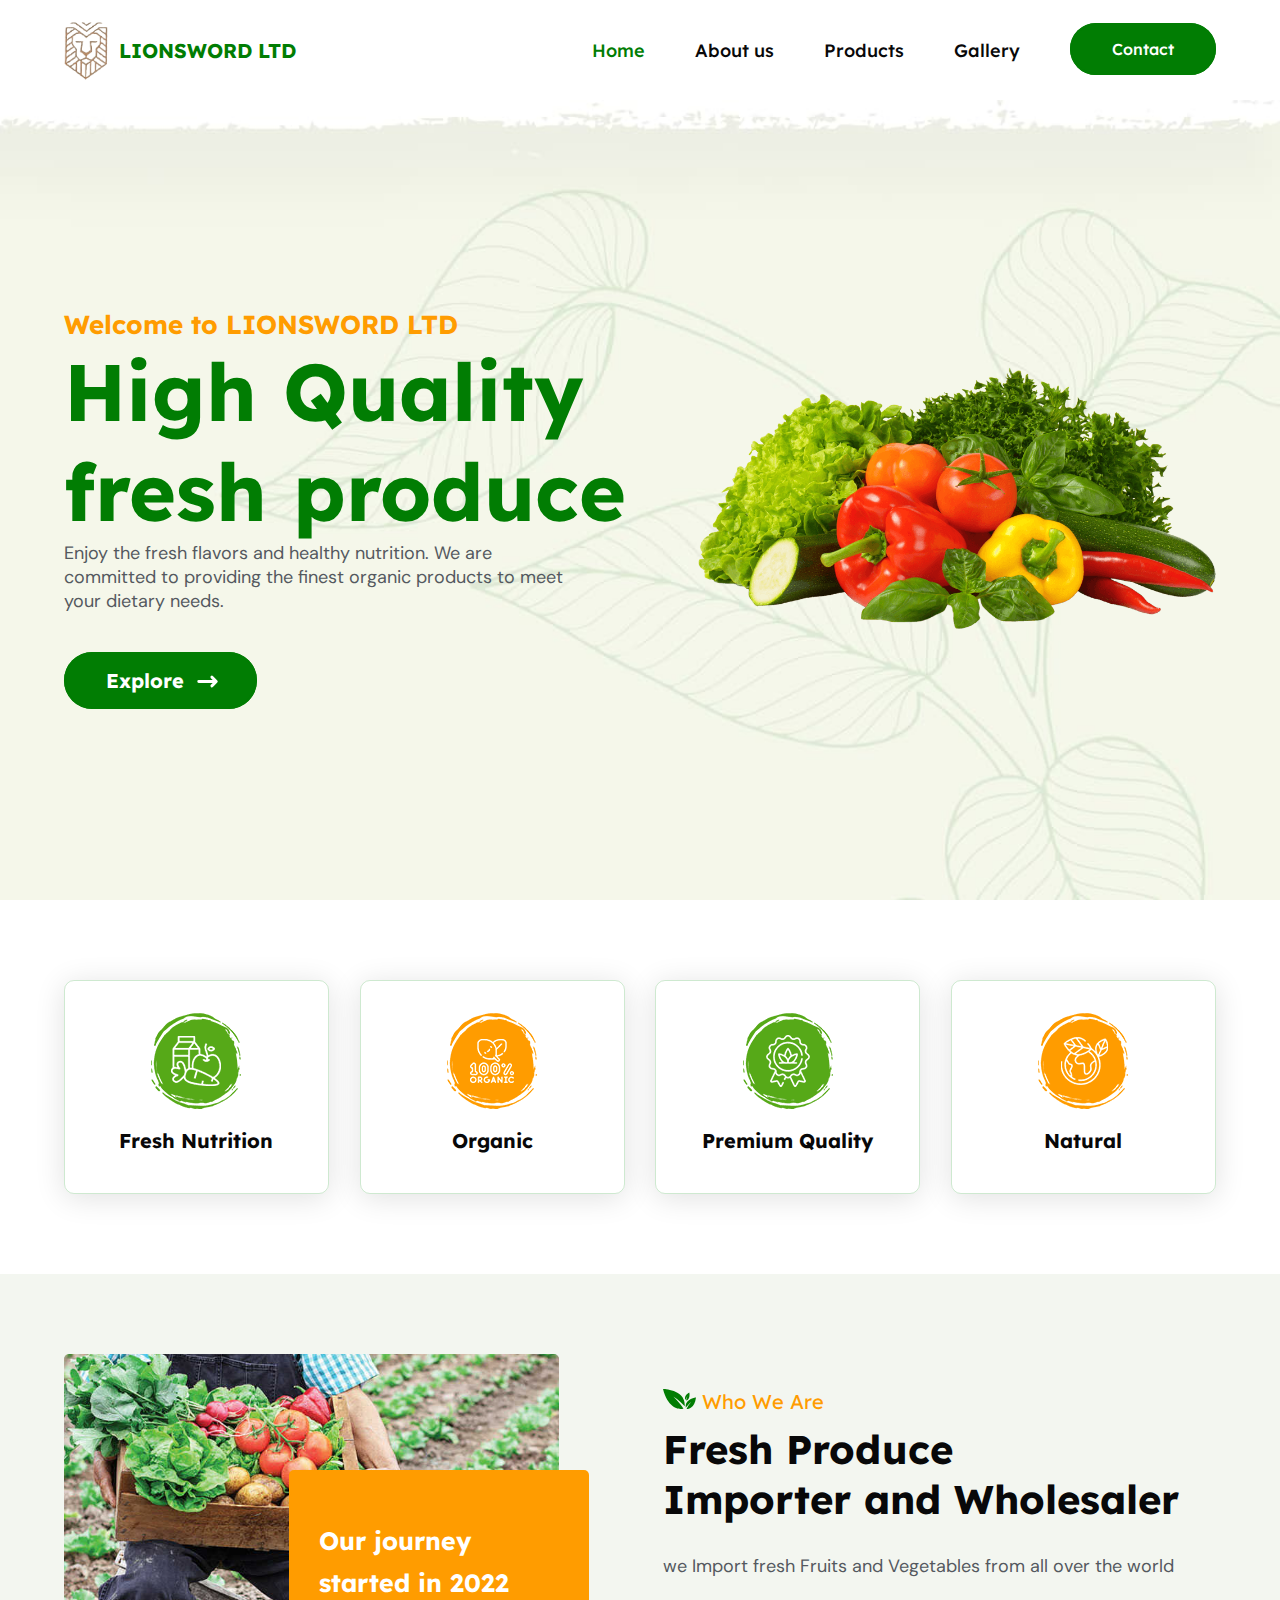
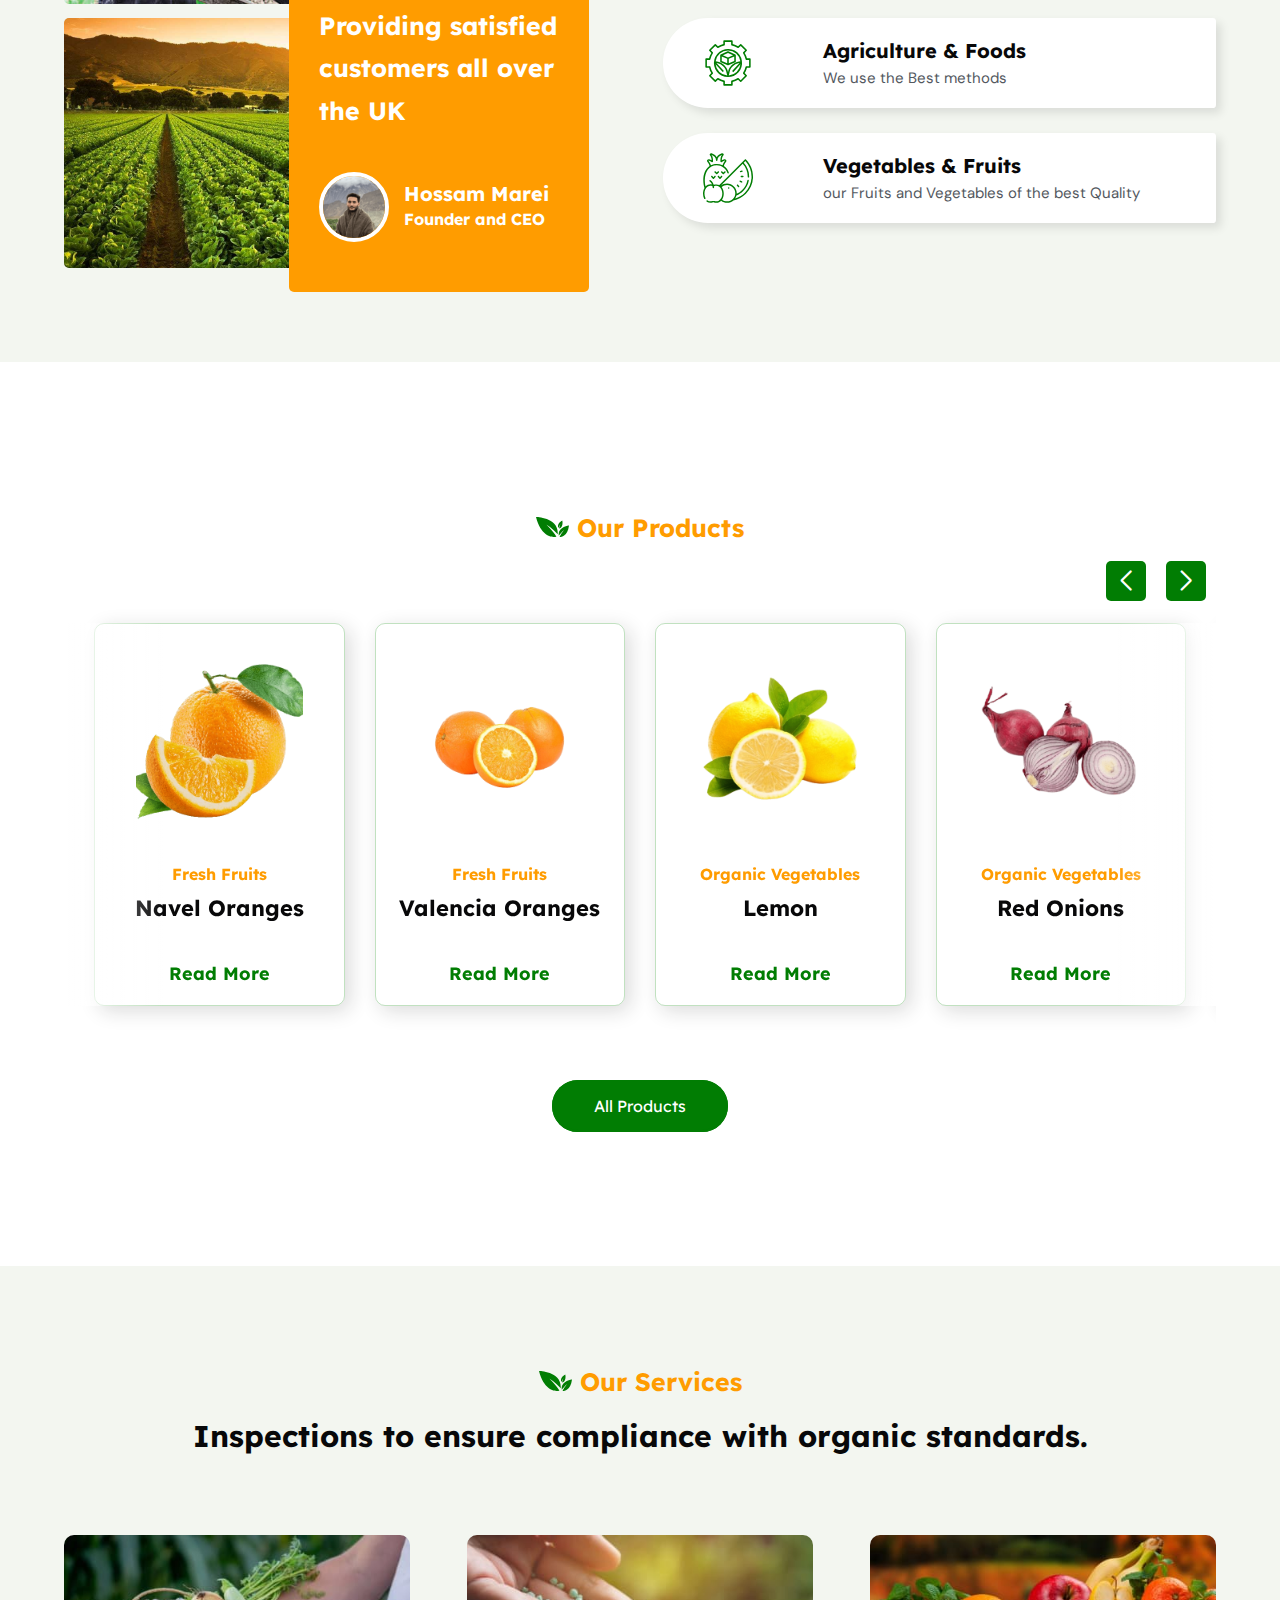
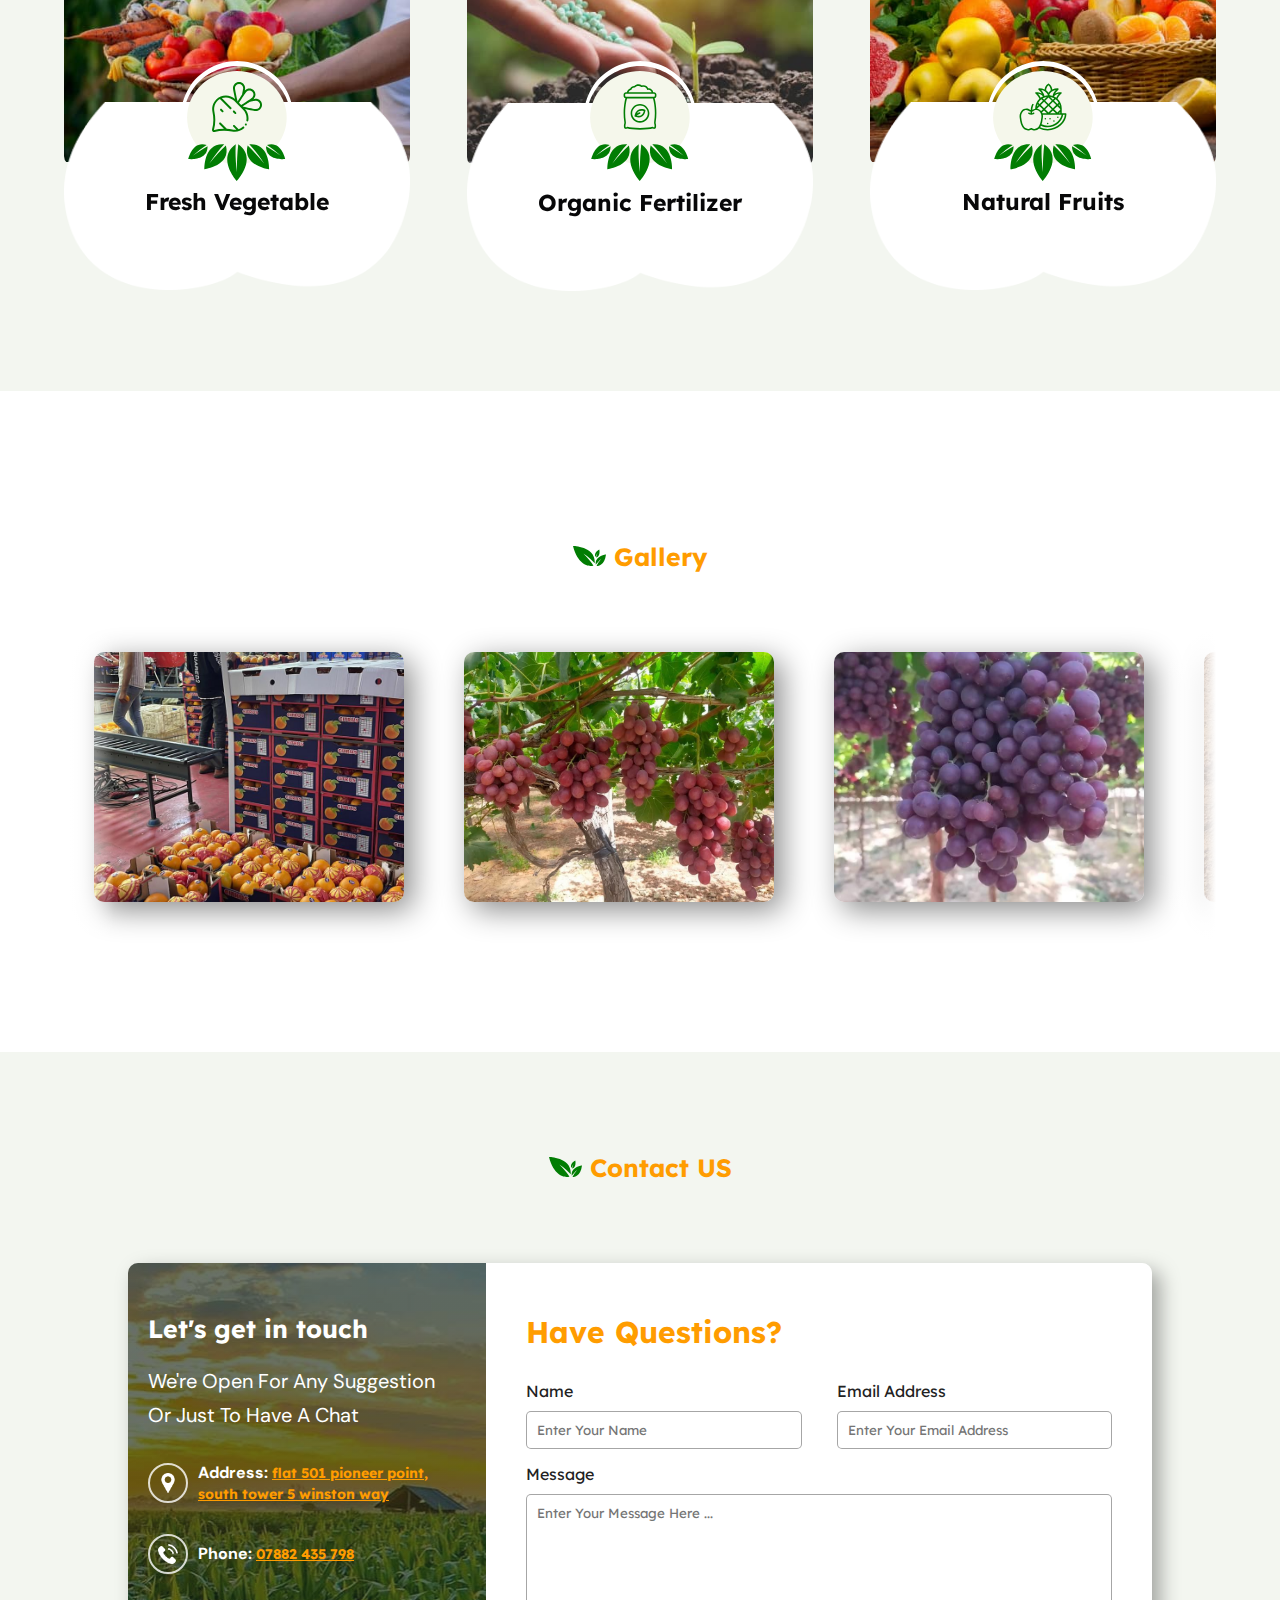
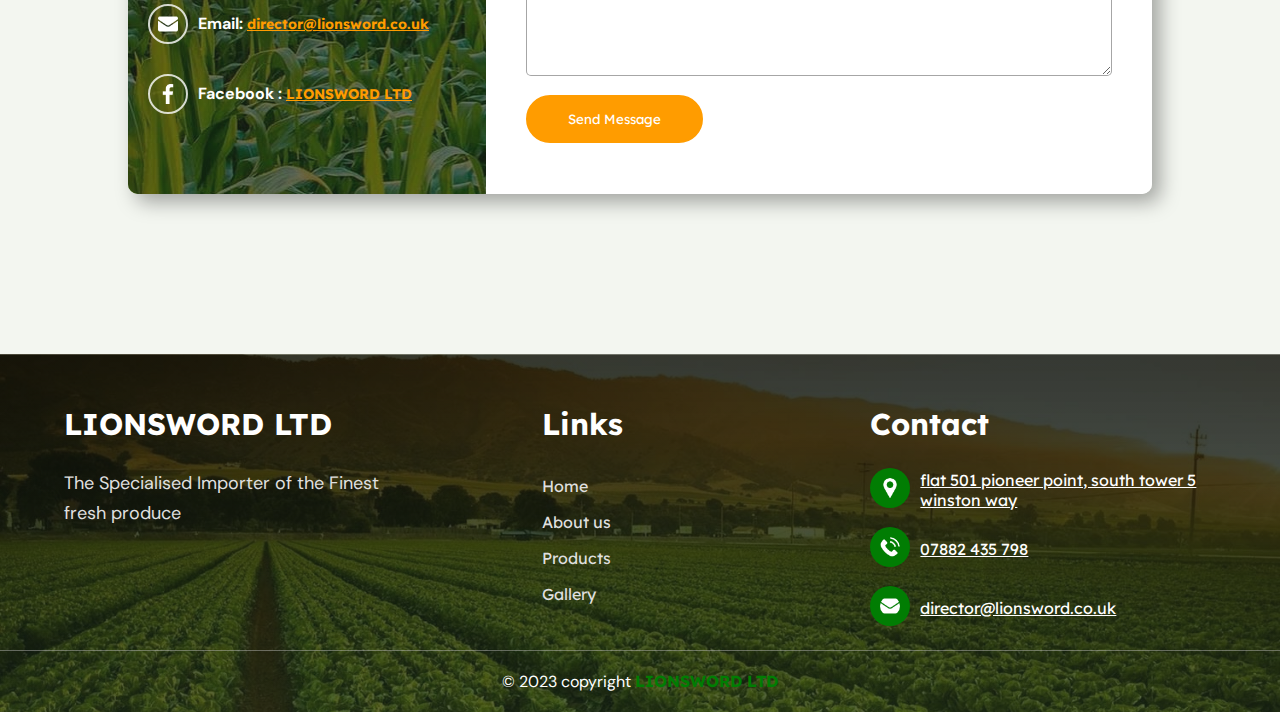
<file: index.html>
<!DOCTYPE html>
<html lang="en">
<head>
    <meta charset="UTF-8">
    <meta name="viewport" content="width=device-width, initial-scale=1.0">
    <title>Document</title>

    <!-- File CSS -->
    <link rel="stylesheet" href="css/style.css">

    <!-- Swiper JS -->
    <link rel="stylesheet" href="swiperJs/swiper-bundle.min.css">
    <!-- <link rel="stylesheet" href="swiperJs/swiper-bundle.min.css"> -->
</head>
<body>

    <div id="moreDeatilsProducts">

      
    </div>


    <!-- Start NavBar -->
    <header id="header">
        <nav class="container">
            <a href="#" class="logo"> <img src="./img/logo.png" alt=""> lionsword ltd</a>

            <ul id="links">
                <li class="active"><a href="#home">Home</a></li>
                <li><a href="#about">About us</a></li>
                <li><a href="#product">Products</a></li>
                <li><a href="#gallery">Gallery</a></li>
                <li><a class="btn" href="#contact">Contact</a></li>
            </ul>

            <div id="btnMenu" onclick="openCloseMenu()">
                <svg data-name="Layer 3" xmlns="http://www.w3.org/2000/svg" viewBox="0 0 128 128"><path d="M97.092 36.078H30.908a2.111 2.111 0 0 0 0 4.222h66.184a2.111 2.111 0 0 0 0-4.222zM97.092 61.889H30.908a2.111 2.111 0 0 0 0 4.222h66.184a2.111 2.111 0 0 0 0-4.222zM97.092 87.7H30.908a2.111 2.111 0 0 0 0 4.222h66.184a2.111 2.111 0 0 0 0-4.222z"/></svg>
            </div>

        </nav>
    </header>


    <!-- Start Home -->

    <section id="home" class="home">
        <div class="container">
            <div class="text">
                <h2>Welcome to <span>LIONSWORD LTD</span></h2>
                <h1>High Quality<br>fresh produce</h1>
                <p> Enjoy the fresh flavors and healthy nutrition. We are committed to providing the finest organic products to meet your dietary needs.</p>

                <a href="#product" class="btn">Explore <svg xmlns="http://www.w3.org/2000/svg" viewBox="0 0 24 24"><path d="m18.707 12.707-3 3a1 1 0 0 1-1.414-1.414L15.586 13H6a1 1 0 0 1 0-2h9.586l-1.293-1.293a1 1 0 0 1 1.414-1.414l3 3a1 1 0 0 1 0 1.414z" data-name="Right"/></svg></a>
            </div>

            <div class="div-img">
                <img src="img/23.png" alt="">

            </div>
        </div>
    </section>


    <!-- Sm Boxs Section -->

    <section class="sm-boxs">
        <div class="container boxs">
            <div class="box">
                <img src="img/icon-1.png" alt="">
                <h2>Fresh  Nutrition</h2>
                
         
            </div>

            <div class="box">
                <img src="img/icon-2.png" alt="">
                <h2> Organic </h2>
               
              
            </div>

            <div class="box">
                <img src="img/icon-3.png" alt="">
                <h2>Premium Quality</h2>
               
              
            </div>

            <div class="box">
                <img src="img/icon-4.png" alt="">
                <h2> Natural</h2>
               
              
            </div>
        </div>
    </section>

    <!-- Start About  -->

    <section id="about" class="about">
        <div class="container">
            <div class="div-img">
                <img src="img/about2.jpg" alt="">
                <img src="img/about1.jpg" alt="">

                <div class="more-text">
                    <p>Our journey started in 2022 Providing satisfied customers all over the UK</p>
                    <div class="man">
                        <img src="img/hossam.png" alt="">
                        <div class="name-m">
                            <h1>Hossam Marei</h1>
                            <p>Founder and CEO</p>
                        </div>
                    </div>
                </div>
            </div>
            <div class="div-text">
                <span><img src="img/download.svg" alt=""> Who We Are</span>
                <h1>Fresh Produce
                    <br>Importer and Wholesaler
                </h1>
                <p>we Import fresh Fruits and Vegetables from all over the world
                </p>

                <div class="box">
                    <div class="cont">
                        <div class="left">

                            <svg xmlns="http://www.w3.org/2000/svg" data-name="Layer 1" viewBox="0 0 64 64" width="52" height="52">
                                <path d="M32,50a17.94,17.94,0,0,0,13.17-5.77l.12-.09,0,0A18,18,0,1,0,32,50ZM16.09,33.67l9.17,10,1.48-1.36L17.21,31.93l1.62.35c5.11,1.11,9.67,5.42,10.83,10.23L31,48A16,16,0,0,1,16.09,33.67ZM33,48l1.31-5.44c1.16-4.81,5.72-9.12,10.83-10.23l1.62-.35L37.26,42.32l1.48,1.36,9.17-10A16,16,0,0,1,33,48ZM32,16A16,16,0,0,1,47.81,29.67l-3.06.65c-5.83,1.27-11,6.2-12.35,11.73L32,43.7l-.4-1.65c-1.33-5.53-6.52-10.46-12.35-11.73l-3.06-.65A16,16,0,0,1,32,16Z"></path><path d="M4,26a1,1,0,0,0-1,1V37a1,1,0,0,0,1,1H7.73a24.66,24.66,0,0,0,2.87,6.92L8,47.56A1,1,0,0,0,8,49L15,56a1,1,0,0,0,1.41,0l2.64-2.64A24.66,24.66,0,0,0,26,56.27V60a1,1,0,0,0,1,1H37a1,1,0,0,0,1-1V56.27a24.66,24.66,0,0,0,6.92-2.87L47.56,56A1,1,0,0,0,49,56L56,49a1,1,0,0,0,0-1.41L53.4,44.92A24.66,24.66,0,0,0,56.27,38H60a1,1,0,0,0,1-1V27a1,1,0,0,0-1-1H56.27a24.66,24.66,0,0,0-2.87-6.92L56,16.44A1,1,0,0,0,56,15L49,8a1,1,0,0,0-1.41,0L44.92,10.6A24.66,24.66,0,0,0,38,7.73V4a1,1,0,0,0-1-1H27a1,1,0,0,0-1,1V7.73a24.66,24.66,0,0,0-6.92,2.87L16.44,8A1,1,0,0,0,15,8L8,15a1,1,0,0,0,0,1.41l2.64,2.64A24.66,24.66,0,0,0,7.73,26Zm5.5,1.21a22.76,22.76,0,0,1,3.21-7.72,1,1,0,0,0-.13-1.26l-2.5-2.49,5.66-5.66,2.49,2.5a1,1,0,0,0,1.26.13A22.76,22.76,0,0,1,27.21,9.5a1,1,0,0,0,.79-1V5h8V8.53a1,1,0,0,0,.79,1,22.76,22.76,0,0,1,7.72,3.21,1,1,0,0,0,1.26-.13l2.49-2.5,5.66,5.66-2.5,2.49a1,1,0,0,0-.13,1.26,22.76,22.76,0,0,1,3.21,7.72,1,1,0,0,0,1,.79H59v8H55.47a1,1,0,0,0-1,.79,22.76,22.76,0,0,1-3.21,7.72,1,1,0,0,0,.13,1.26l2.5,2.49-5.66,5.66-2.49-2.5a1,1,0,0,0-1.26-.13,22.76,22.76,0,0,1-7.72,3.21,1,1,0,0,0-.79,1V59H28V55.47a1,1,0,0,0-.79-1,22.76,22.76,0,0,1-7.72-3.21,1,1,0,0,0-1.26.13l-2.49,2.5-5.66-5.66,2.5-2.49a1,1,0,0,0,.13-1.26A22.76,22.76,0,0,1,9.5,36.79a1,1,0,0,0-1-.79H5V28H8.53A1,1,0,0,0,9.5,27.21Z"></path><path d="M22.59,30.91l9,4a1,1,0,0,0,.82,0l9-4A1,1,0,0,0,42,30V22a1,1,0,0,0-.59-.91l-9-4a1,1,0,0,0-.82,0l-9,4A1,1,0,0,0,22,22v8A1,1,0,0,0,22.59,30.91ZM24,23.54l7,3.11v5.81l-7-3.11Zm9,8.92V26.65l7-3.11v5.81ZM32,19.09,38.54,22,32,24.91,25.46,22Z"></path>
                            </svg>


                        </div>
                        <div class="right">
                            <h3>Agriculture & Foods</h3>
                            <p>We use the Best methods</p>
                        </div>
                    </div>
                </div>

                <div class="box">
                    <div class="cont">
                        <div class="left">

                            <svg enable-background="new 0 0 512.748 512.748" height="52" viewBox="0 0 512.748 512.748" width="52" xmlns="http://www.w3.org/2000/svg">
                                <g><path d="m512.748 242.627c0-66.288-25.813-128.608-72.684-175.479-2.93-2.928-7.678-2.928-10.607 0l-261.773 261.772c-19.465-10.278-37.254-7.297-57.66-3.724-9.261-33.415-32.482-46.356-33.706-47.015-3.647-1.965-8.195-.599-10.159 3.048s-.6 8.195 3.048 10.159c.217.116 15.958 8.904 24.389 31.793-24.245-6.016-50.08 2.298-67.37 20.014-23.751-86.614 4.809-216.558 115.392-216.404 49.194 0 92.625 32.375 108.846 78.346 1.376 3.906 5.662 5.958 9.566 4.58 3.907-1.377 5.957-5.66 4.58-9.566-9.497-26.966-26.814-50.253-50.612-66.266 2.131-11.127 6.682-21.749 13.303-30.961l9.888-13.759c9.496-13.216-5.177-31.574-20.287-24.686l-23.551 10.75c-.516-20.133 4.601-35.603 16.807-51.622 3.711-5.165 3.492-11.937-.546-16.85-4.038-4.915-10.64-6.439-16.426-3.802-20.973 9.573-41.202 18.072-52.447 39.91-11.16-21.673-31.582-30.387-52.447-39.91-5.785-2.642-12.388-1.112-16.425 3.801-4.038 4.914-4.258 11.685-.547 16.851 12.145 16.034 17.37 31.451 16.808 51.622l-23.553-10.75c-14.803-6.755-29.976 11.199-20.286 24.686l9.888 13.759c6.711 9.338 11.291 20.117 13.385 31.408-68.751 46.765-76.181 150.846-52.604 223.5-18.891 31.227-19.751 78.473-3.359 110.802 1.874 3.694 6.387 5.171 10.081 3.298s5.171-6.387 3.298-10.081c-18.119-35.742-12.697-96.384 24.737-118.171 16.385-9.536 30.748-7.351 48.046-3.89.656 4.47 1.041 9.28 1.041 14.489 0 4.143 3.357 7.5 7.5 7.5s7.5-3.357 7.5-7.5c0-5.088-.309-9.873-.864-14.375 17.673-3.25 32.555-6.449 49.429 3.187 47.472 27.108 47.557 119.345-.173 145.972-13.124 7.321-29.915 9.296-44.148 4.021-8.105-2.603-16.673-2.603-24.778 0-15.865 5.101-32.447 2.73-46.686-6.673-3.456-2.284-8.109-1.332-10.391 2.124-2.283 3.457-1.332 8.109 2.125 10.392 17.847 11.788 39.55 14.864 59.542 8.438 5.101-1.641 10.495-1.641 15.598 0 18.538 6.277 38.947 4.338 56.046-5.202 5.858-3.268 11.243-7.347 16.05-12.088 17.423 13.577 38.845 21 61.112 21 25.209 0 48.254-9.426 65.809-24.933 48.443-9.479 92.524-32.967 127.591-68.033 46.871-46.873 72.684-109.192 72.684-175.482zm-446.39-148.457-9.888-13.759c-.547-1.725.079-2.487 1.877-2.285 11.218 5.12 22.859 9.745 33.729 15.586 2.325 1.251 5.135 1.187 7.399-.168 2.266-1.354 3.652-3.799 3.652-6.438 0-25.734-.7-46.943-17.056-68.675 24.363 11.121 47.167 24.493 47.167 55.311 0 4.143 3.357 7.5 7.5 7.5s7.5-3.357 7.5-7.5c0-30.658 22.807-44.19 47.166-55.31-16.354 21.732-17.054 42.94-17.054 68.674 0 2.64 1.388 5.084 3.653 6.438 2.266 1.353 5.075 1.417 7.4.166 10.868-5.845 22.505-10.464 33.725-15.585 1.798-.202 2.424.56 1.878 2.285l-9.886 13.76c-6.855 9.54-11.844 20.35-14.702 31.719-18.142-9.25-38.165-14.098-58.799-14.098-20.97-.168-41.837 4.842-60.47 14.456-2.843-11.501-7.861-22.434-14.791-32.077zm128.812 384.388c24.648-35.704 23.508-96.516-4.261-130.505 15.418-13.592 34.958-21.022 55.756-21.022 46.604 0 84.521 37.916 84.521 84.521 0 46.604-37.916 84.521-84.521 84.521-18.738 0-36.773-6.186-51.495-17.515zm134.355-11.946c6.079-9.118 10.698-19.289 13.512-30.18 26.007-10.506 49.331-25.956 69.364-45.989 29.294-29.295 49.057-66.163 57.15-106.618.813-4.062-1.821-8.014-5.883-8.826-4.064-.815-8.013 1.821-8.826 5.883-7.511 37.543-25.854 71.761-53.049 98.955-16.387 16.387-35.144 29.464-55.876 39.014 4.137-56.807-42.264-106.82-99.252-106.82-24.304 0-47.16 8.599-65.249 24.372l225.581-225.582c33.896 36.547 52.176 83.83 51.619 133.97-.046 4.142 3.275 7.537 7.417 7.583 4.136.04 7.537-3.275 7.583-7.417.6-54.209-19.246-105.309-56.016-144.739l17.078-17.078c40.731 43.37 63.07 99.71 63.07 159.487 0 62.282-24.253 120.835-68.291 164.872-28.069 28.069-62.281 48.246-99.932 59.113z"></path><path d="m359.018 326.454c-2.93-2.928-7.678-2.928-10.607 0-2.929 2.93-2.929 7.678 0 10.607l11.326 11.326c1.465 1.464 3.385 2.196 5.304 2.196s3.839-.732 5.304-2.196c2.929-2.93 2.929-7.678 0-10.607z"></path><path d="m399.542 289.907-14.599-6.505c-3.784-1.688-8.217.016-9.903 3.798-1.686 3.784.015 8.218 3.798 9.903l14.599 6.505c.992.442 2.028.651 3.049.651 2.871 0 5.61-1.658 6.854-4.449 1.685-3.784-.015-8.217-3.798-9.903z"></path><path d="m409.138 234.397-15.876-.796c-.129-.007-.256-.01-.382-.01-3.97 0-7.284 3.115-7.484 7.124-.208 4.138 2.978 7.659 7.114 7.866l15.876.796c.129.007.256.01.382.01 3.97 0 7.284-3.115 7.484-7.124.208-4.137-2.978-7.659-7.114-7.866z"></path><path d="m385.197 198.497c.79 0 1.595-.126 2.385-.391l14.983-5.023c3.928-1.317 6.044-5.568 4.728-9.495-1.316-3.928-5.571-6.043-9.495-4.728l-14.983 5.023c-3.928 1.317-6.044 5.568-4.728 9.495 1.051 3.137 3.974 5.119 7.11 5.119z"></path><path d="m140.739 218.411c1.919 0 3.839-.732 5.303-2.196l16.525-16.524c2.93-2.929 2.93-7.678.001-10.606s-7.678-2.93-10.606-.001l-11.223 11.222-11.223-11.222c-2.928-2.928-7.677-2.929-10.606.001-2.929 2.929-2.929 7.678.001 10.606l16.525 16.524c1.464 1.463 3.384 2.196 5.303 2.196z"></path><path d="m208.382 218.411c1.919 0 3.839-.732 5.303-2.196l16.525-16.524c2.93-2.929 2.93-7.678.001-10.606-2.93-2.929-7.679-2.93-10.606-.001l-11.223 11.222-11.223-11.222c-2.928-2.928-7.677-2.929-10.606.001-2.929 2.929-2.929 7.678.001 10.606l16.525 16.524c1.464 1.463 3.384 2.196 5.303 2.196z"></path><path d="m117.811 236.446-11.222 11.223-11.221-11.222c-2.93-2.929-7.679-2.93-10.606-.001-2.93 2.929-2.93 7.678-.001 10.606l16.524 16.525c1.407 1.407 3.314 2.197 5.304 2.197s3.896-.79 5.304-2.196l16.525-16.525c2.929-2.93 2.929-7.678 0-10.607-2.929-2.928-7.677-2.928-10.607 0z"></path><path d="m168.929 263.578c1.407 1.407 3.314 2.197 5.304 2.197s3.896-.79 5.304-2.196l16.525-16.525c2.929-2.93 2.929-7.678 0-10.607-2.93-2.928-7.678-2.928-10.607 0l-11.222 11.223-11.221-11.222c-2.929-2.929-7.678-2.93-10.606-.001-2.93 2.929-2.93 7.678-.001 10.606z"></path><circle cx="263.447" cy="358.791" r="7.5"></circle></g>
                            </svg>
                            
                        </div>
                        <div class="right">
                            <h3>Vegetables & Fruits</h3>
                            <p>our Fruits and Vegetables of the best Quality</p>
                        </div>
                    </div>
                </div>
            </div>
        </div>
    </section>



    <section id="product" class="products">
        <div class="container">
            <div class="top-sec">
                <span><img src="img/download.svg" alt=""> Our Products</span>

            </div>


            <div class="swiper-container">

                <div id="products" class="swiper-wrapper">
                    
                   
               
                </div>
                <div class="swiper-button-next"></div>
                <div class="swiper-button-prev"></div>
                
            </div>


           <div class="last-btn">
            <a href="products.html" class="btn">All Products</a>
           </div>
        </div>
    </section>


    <section id="services" class="services">
        <div class="container">
            <div class="top-sec">
                <span><img src="img/download.svg" alt=""> Our Services</span>
                <h3>Inspections to ensure compliance with organic standards.</h3>
            </div>


            <div class="boxs">
                <div class="box">
                    <div class="box-img">
                        <img src="img/service_card_1.jpg" alt="">
                    </div>
                    <div class="box-icon">
                        <img src="img/service_card_1.svg" alt="">
                    </div>

                    <div class="box-content">
                        <h3>Fresh Vegetable</h3>
                        <!-- <p>Inspections to ensure compliance with organic standards.                        </p> -->
                    </div>
                
                </div>
                <div class="box">
                    <div class="box-img">
                        <img src="img/service_card_2.jpg" alt="">
                    </div>
                    <div class="box-icon">
                        <img src="img/service_card_2.svg" alt="">
                    </div>

                    <div class="box-content">
                        <h3>Organic Fertilizer</h3>
                        <!-- <p>Inspections to ensure compliance with organic standards.</p> -->
                    </div>
                
                </div>

                <div class="box">
                    <div class="box-img">
                        <img src="img/service_card_3.jpg" alt="">
                    </div>
                    <div class="box-icon">
                        <img src="img/service_card_3.svg" alt="">
                    </div>

                    <div class="box-content">
                        <h3>Natural Fruits</h3>
                        <!-- <p>Inspections to ensure compliance with organic standards.</p> -->
                    </div>
                   
                </div>
            </div>
            

        </div>
    </section>


    <section id="gallery" class="gallery">
        <div class="container">
            <div class="top-sec">
                <span><img src="img/download.svg" alt="">  Gallery</span>
           
            </div>


            <div id="allGallery" class="boxs">

            </div>
        </div>
    </section>



    <section id="contact" class="contact">

        <div class="top-sec">
            <span><img src="img/download.svg" alt="">  Contact US</span>
            <!-- <h3>Our Organic Framing Service For You!</h3> -->
        </div>
		<div class="container">
			<div class="text-cont">
                <h3>Let's get in touch</h3>
                <p class="parg">We're open for any suggestion or just to have a chat</p>

                <div class="boxs">

                    <div class="box">
                        <div><img src="img/contact1.png" alt=""></div>
                       <p>Address: <a href="#">flat 501 pioneer point, south tower 5 winston way</a></p>
                    </div>

                    <div class="box">
                        <div><img src="img/contact2.png" alt=""></div>
                       <p>Phone: <a href="tel:07882 435 798">07882 435 798</a></p>
                    </div>

                    <div class="box">
                        <div><img src="img/contact3.png" alt=""></div>
                       <p>Email: <a href="mailto:director@lionsword.co.uk">director@lionsword.co.uk</a></p>
                    </div>

                    <div class="box">
                        <div><img src="img/contact4.png" alt=""></div>
                       <p>Facebook :  <a href="#">LIONSWORD LTD</a></p>
                    </div>

                </div>
            </div>
            <div class="form-cont">
                <h4>Have Questions?</h4>
                <form  method="POST"
                action="https://api.sheetmonkey.io/form/fTTYV5Sg62mUUDz2Fd67Wv">
                 
                    <div class="input">
                        <label for="">Name</label><br>
                        <input type="text" placeholder="Enter Your Name" name="Name">
                    </div>

                    <div class="input">
                        <label for="">Email Address</label><br>
                        <input type="email" placeholder="Enter Your Email Address"  name="Email" required>
                    </div>
                    <div  class="textaree">
                        <label for="">Message</label>
                    <textarea cols="30" rows="10" placeholder="Enter Your Message Here ..."  name="Message" required></textarea>
                    <input id="redDir" type="hidden" name="x-sheetmonkey-redirect" value="./thanks.html"/>
                    <button id="btnSubmit" class="btn" type="submit">Send Message</button>
                </form>
            </div>
		</div>
	</section>



    <footer>
        <div class="container">
            <div class="big-rows">
              <h6 class="logo"><span>LIONSWORD LTD</span></h6>
              <p>The Specialised Importer of the Finest fresh produce</p>  
            </div>

            <div class="row">
                <h2 class="tittle">Links</h2>
                <div class="links">
                    <a href="#home">Home</a>
                    <a href="#about">About us</a>
                    <a href="#product">Products</a>
                    <a href="#gallery">Gallery</a>
               
                </div>
            </div>

            
            <div class="row row2">
                <h2 class="tittle">Contact</h2>
                <div class="soical-icon">
                    <p><a class="linkf" href=""><img src="img/contact1.png" alt=""> </a> <a href="#">flat 501 pioneer point, south tower 5 winston way</a></p>
                    <p><a class="linkf" href="tel:07882 435 798"><img src="img/contact2.png" alt=""></a><a href="tel:07882 435 798"> 07882 435 798</a></p>
                    <p><a class="linkf" href="mailto:director@lionsword.co.uk"><img src="img/contact3.png" alt=""></a><a href="mailto:director@lionsword.co.uk">director@lionsword.co.uk</a></p>
                  </div>
            </div>
        </div>
        <div class="bottom-footer">
           <div class="content">
            <p>&copy; 2023 copyright <span> LIONSWORD LTD</span></p>

           </div>
        </div>
    </footer>


    <!-- File JS -->
    <script src="js/main.js"></script>
   

<div id="productList"></div>




<script src="swiperJs/swiper-bundle.min.js"></script>
<script>
    var mySwiper = new Swiper('.swiper-container', {
        slidesPerView: 4,
        spaceBetween: 30,
        loop: true,
        autoplay: {
            delay: 1000, // وقت التأخير بين الشرائح بالمللي ثانية
            disableOnInteraction: false, // تعطيل التشغيل التلقائي عند التفاعل مع المستخدم (باستخدام الماوس)
        },
        navigation: {
            nextEl: '.swiper-button-next',
            prevEl: '.swiper-button-prev',
        },
        breakpoints:{
        1200:{
          slidesPerView : 4,
        },
        800:{
          slidesPerView : 3,
          spaceBetween: 30,
        },
        500 :{
          slidesPerView : 2,
        },
        0 :{
          slidesPerView : 1,
          spaceBetween: 20,
        }
      }
    });

    var Swiperrwapp = document.getElementById("products")

    Swiperrwapp.addEventListener('mouseenter', function () {
        mySwiper.autoplay.stop();
    });

    // إضافة حدث لإعادة تشغيل التشغيل التلقائي عندما يتم مغادرة الماوس
    Swiperrwapp.addEventListener('mouseleave', function () {
        mySwiper.autoplay.start();
    });
</script>

<script>
    let patharr = window.location.pathname.split("/");
    patharr.splice(-1);
    let path = patharr.join("/");
    let host = window.location.protocol + "//" + window.location.host + path;
    let redirectValue = document.getElementById("redDir").value;
    document.getElementById("redDir").value = `${host}/thanks.html`;
</script>


</body>
</html>
</file>
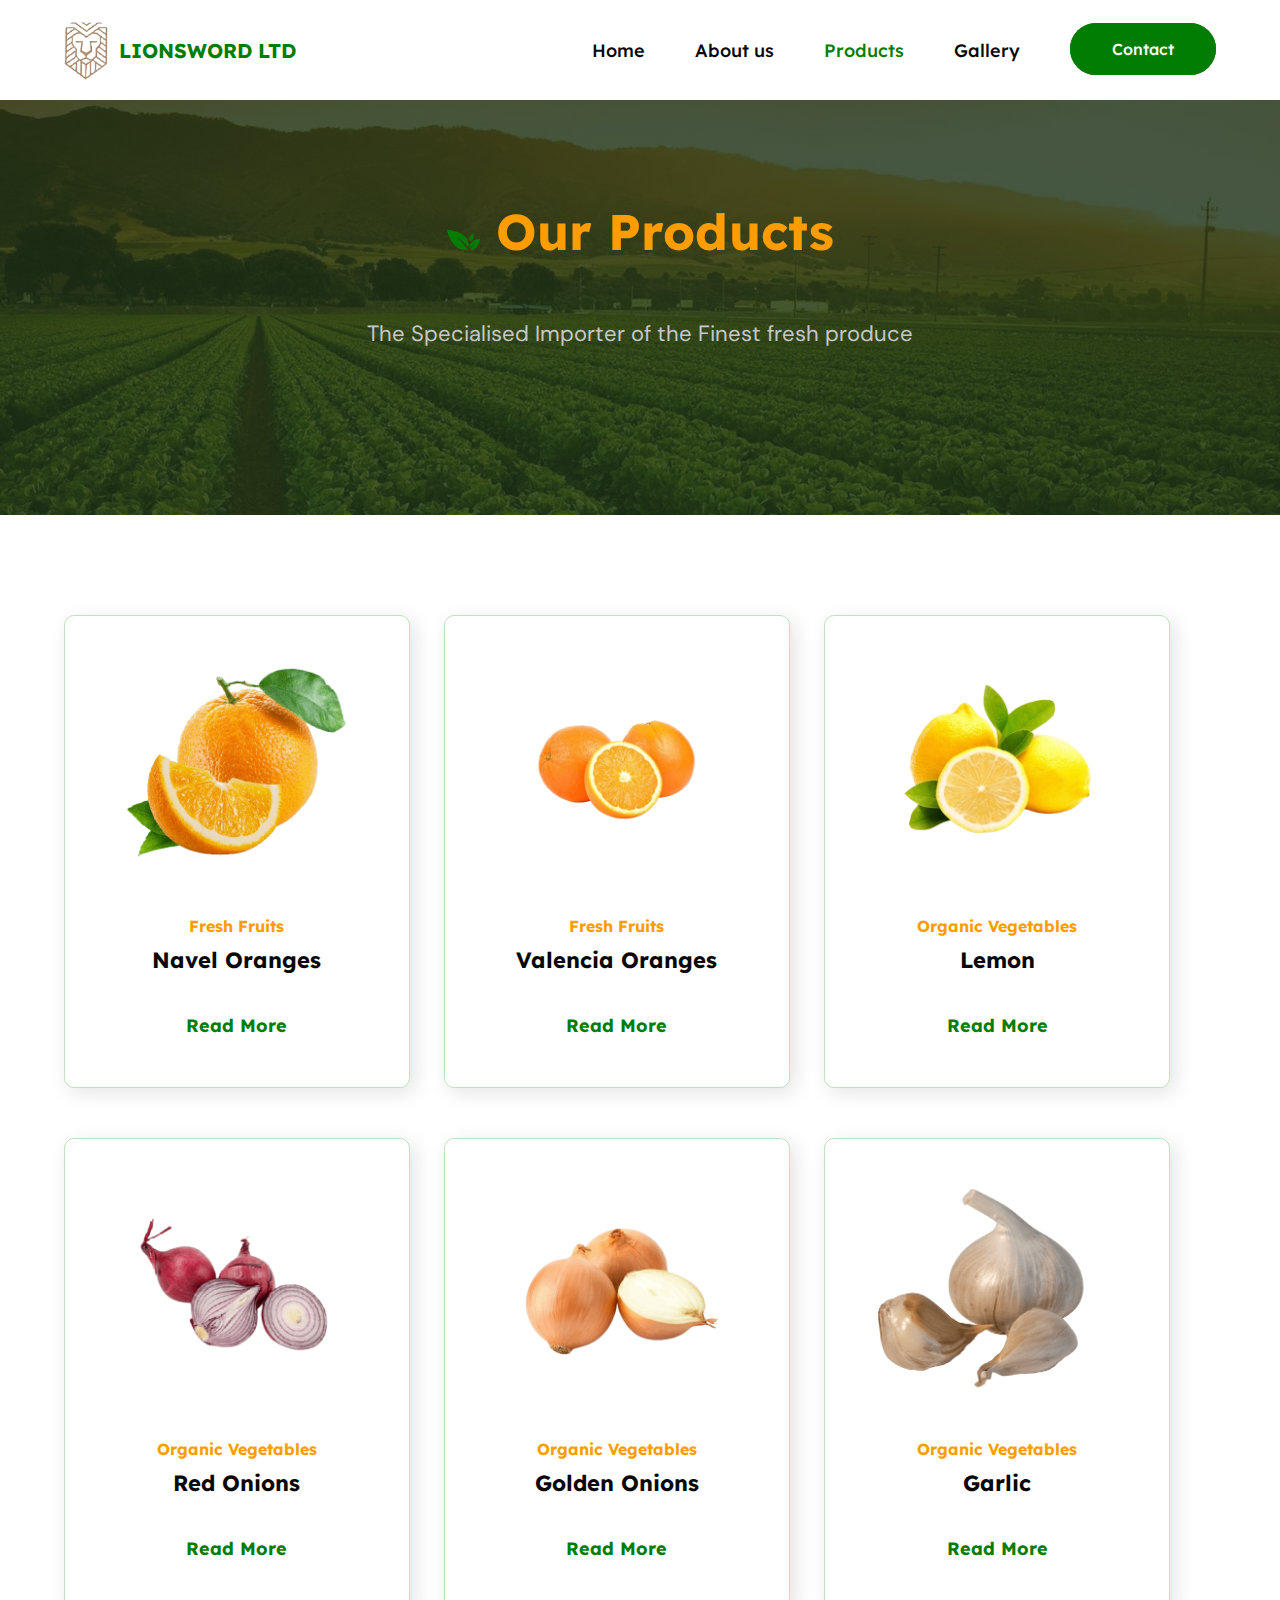
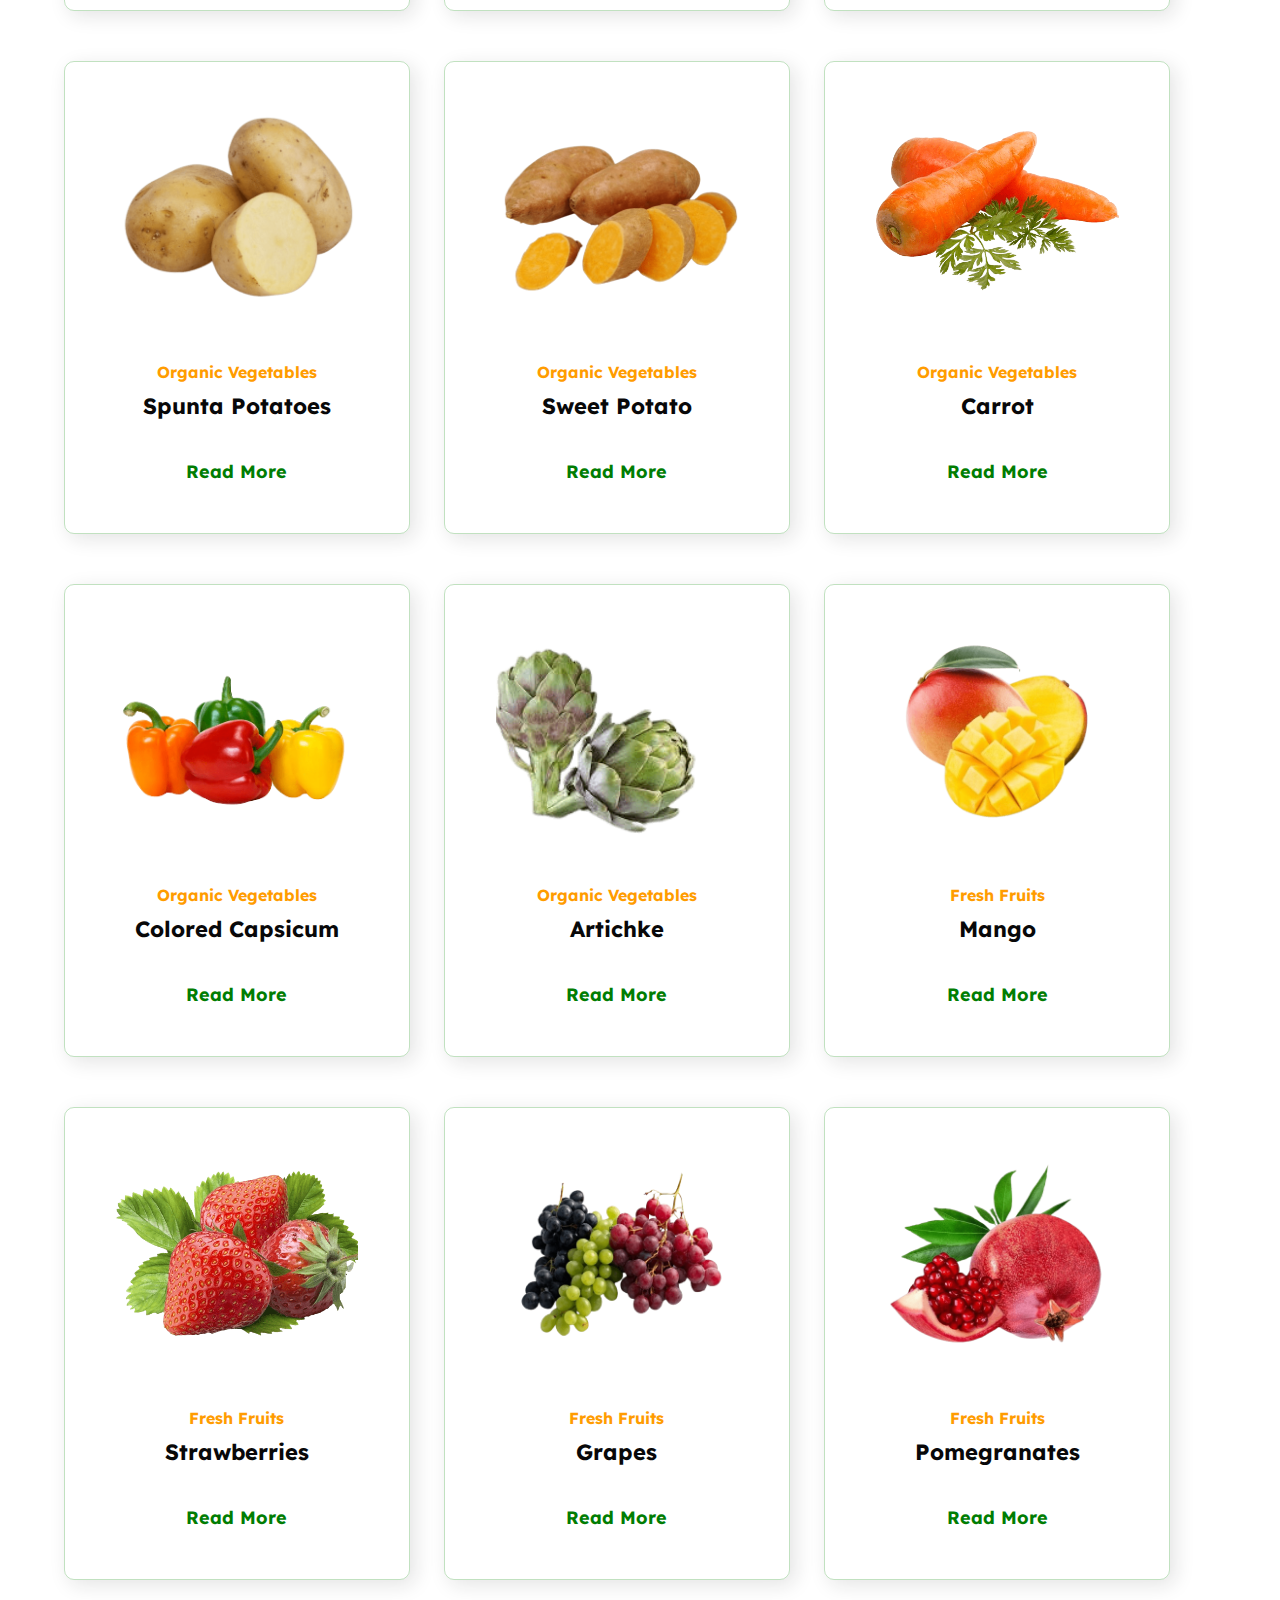
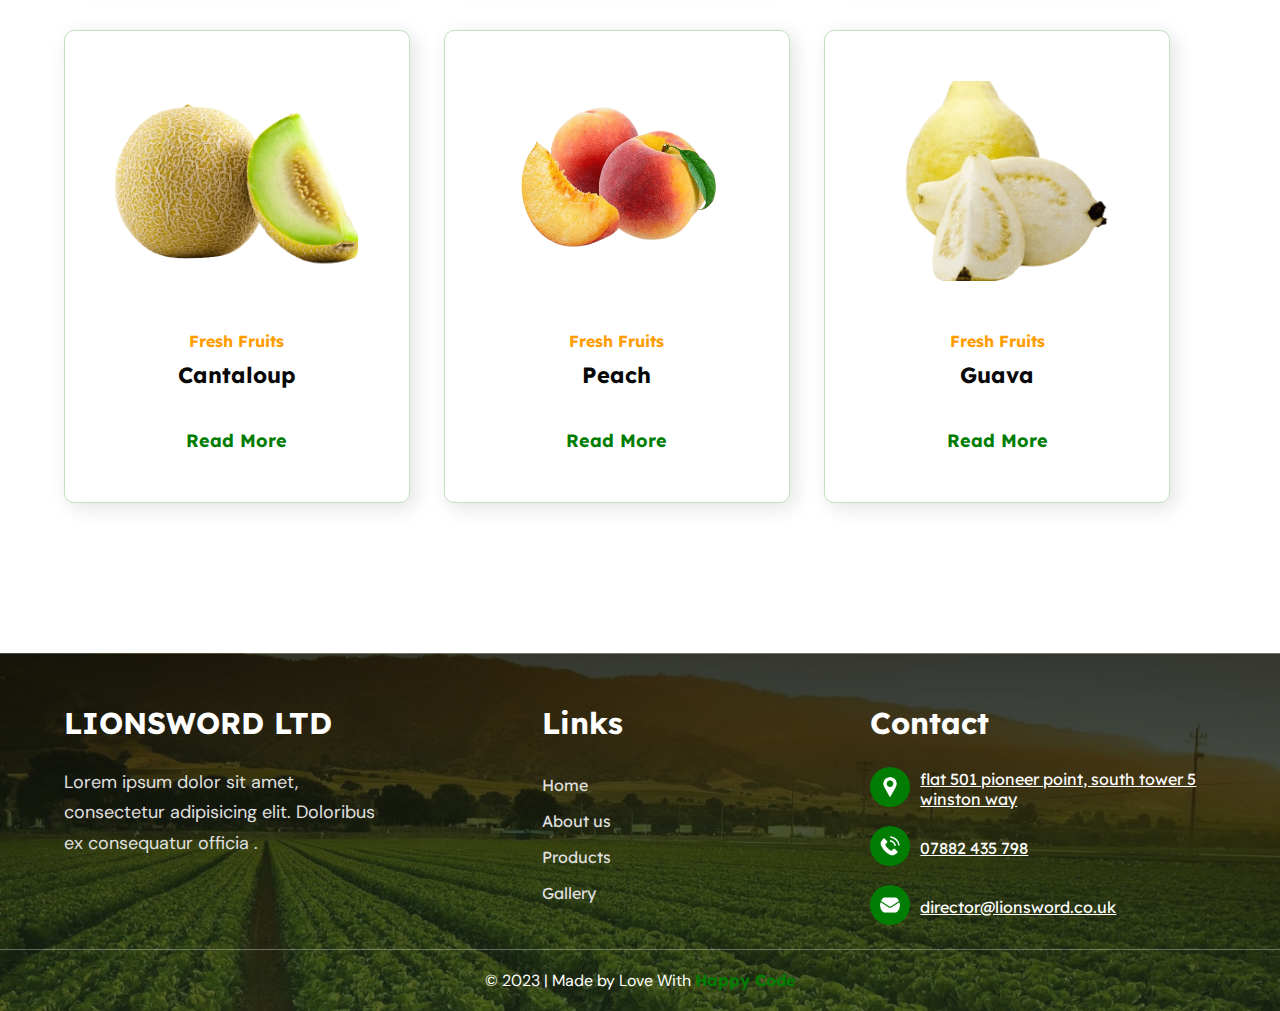
<file: products.html>
<!DOCTYPE html>
<html lang="en">
<head>
    <meta charset="UTF-8">
    <meta name="viewport" content="width=device-width, initial-scale=1.0">
    <title>Document</title>

    <!-- File CSS -->
    <link rel="stylesheet" href="css/style.css">

   
</head>
<body>



    <div id="moreDeatilsProducts">

      
    </div>


    <!-- Start NavBar -->
    <header>
        <nav class="container">
            <a href="#" class="logo"> <img src="./img/logo.png" alt=""> lionsword ltd</a>

            <ul id="links">
                <li><a href="index.html#home">Home</a></li>
                <li><a href="index.html#about">About us</a></li>
                <li class="active"><a href="#">Products</a></li>
                <li><a href="index.html#gallery">Gallery</a></li>
                <li><a class="btn" href="index.html#contact">Contact</a></li>

            </ul>

            <div id="btnMenu">
                <svg data-name="Layer 3" xmlns="http://www.w3.org/2000/svg" viewBox="0 0 128 128"><path d="M97.092 36.078H30.908a2.111 2.111 0 0 0 0 4.222h66.184a2.111 2.111 0 0 0 0-4.222zM97.092 61.889H30.908a2.111 2.111 0 0 0 0 4.222h66.184a2.111 2.111 0 0 0 0-4.222zM97.092 87.7H30.908a2.111 2.111 0 0 0 0 4.222h66.184a2.111 2.111 0 0 0 0-4.222z"/></svg>
            </div>
        </nav>
    </header>

    <div class="top-page">
        <div class="top-sec">
            <span><img src="img/download.svg" alt=""> Our Products</span>
            <p>The Specialised Importer of the Finest fresh produce</p>
        </div>
    </div>


    <section class="productspage">
        <div class="container">
            
            <div id="products" class="boxs">
                    
                   
               
            </div>
        </div>
    </section>


    <footer>
        <div class="container">
            <div class="big-rows">
              <h6 class="logo"><span>LIONSWORD LTD</span></h6>
              <p>Lorem ipsum dolor sit amet, consectetur adipisicing elit. Doloribus ex consequatur officia .</p>  
            </div>

            <div class="row">
                <h2 class="tittle">Links</h2>
                <div class="links">
                    <a href="#">Home</a>
                    <a href="#">About us</a>
                    <a href="#">Products</a>
                    <a href="#">Gallery</a>
               
                </div>
            </div>

            
            <div class="row row2">
                <h2 class="tittle">Contact</h2>
                <div class="soical-icon">
                    <p><a class="linkf" href="#"><img src="img/contact1.png" alt=""> </a> <a href="#">flat 501 pioneer point, south tower 5 winston way</a></p>
                    <p><a class="linkf" href="#"><img src="img/contact2.png" alt=""></a><a href="#"> 07882 435 798</a></p>
                    <p><a class="linkf" href="#"><img src="img/contact3.png" alt=""></a><a href="#">director@lionsword.co.uk</a></p>
                  </div>
            </div>
        </div>
        <div class="bottom-footer">
           <div class="content">
            <p>&copy; 2023 | Made by Love With <span>Happy Code</span></p>

           </div>
        </div>
    </footer>

    <!-- File JS -->
    <script src="js/main.js"></script>
</body>
</html>
</file>
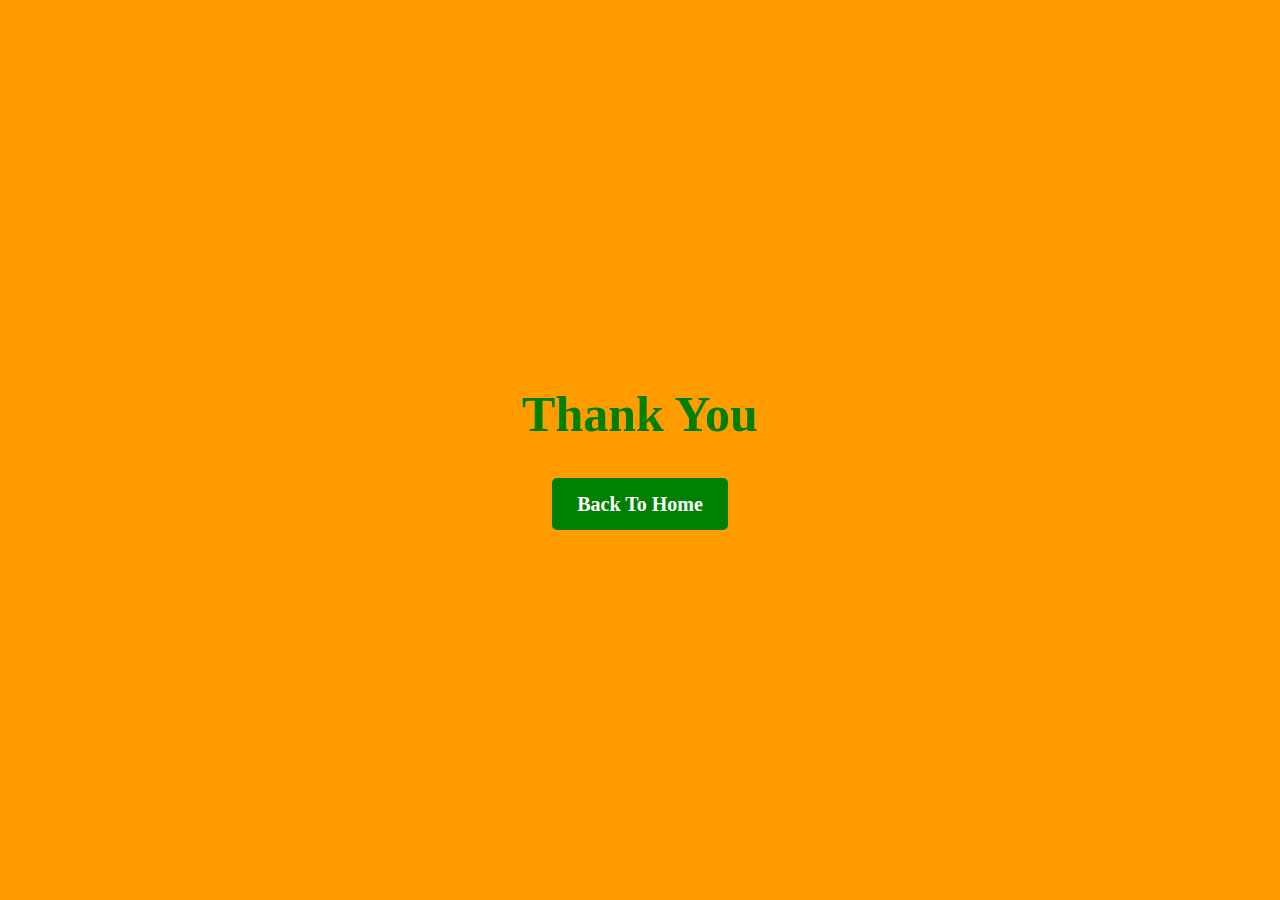
<file: thanks.html>
<!DOCTYPE html>
<html lang="en">
<head>
    <meta charset="UTF-8">
    <meta name="viewport" content="width=device-width, initial-scale=1.0">
    <title>Document</title>


    <style>
        *{
            margin: 0;
            padding: 0;
            box-sizing: border-box;
        }
        body{
            height: 100vh;
            width: 100%;
            display: flex;
            justify-content: center;
            align-items: center;
            background: linear-gradient(#FF9C00,#FF9C00);

        }
        div{
            text-align: center;
        }
        h1{
            font-size: 50px;
            color: green;
            margin-bottom: 50px;
        }
        .btn{
            text-decoration: none;
            padding: 15px 25px;
            font-size: 20px;
            font-weight: bold;
            color: #fff;
            background: green;
            border-radius: 5px;
            transition: 0.3s;
        }
        .btn:hover{
            background: rgb(12, 190, 12);
        }
    </style>
</head>
<body>

    <div>
        <h1>Thank You</h1>
        <a href="index.html" class="btn">Back To Home</a>
    </div>

    
</body>
</html>
</file>
<file: css/style.css>
/* Fonts */
@import url('https://fonts.googleapis.com/css2?family=DM+Sans:opsz,wght@9..40,200;9..40,300;9..40,400;9..40,500;9..40,600;9..40,700&family=Lexend:wght@100;200;300;400;500;600;700;800;900&family=Lobster&display=swap');



html{
    scroll-behavior: smooth;
}
*{
    padding: 0;
    margin: 0;
    box-sizing: border-box;
    text-decoration: none;
    list-style: none;
    font-family: 'Lexend', sans-serif;
}

:root{
    --green: #017D03;
    --orange: #FF9C00;
    --parg: #54595f;
    --title: #080809;
}
svg{
    width: 50px;
}
p{
    color: var(--parg);
    font-family: 'DM Sans', sans-serif;
}
h1,h2,h3,h4,h5,h6{
    color: var(--title);
}
span{
    color: var(--orange);
}
.btn{
    padding: 14px 40px;
    border: 2px solid;
    border-color: var(--green);
    border-radius: 30px;
    color: #fff;
    background: var(--green);
    transition: 0.3s ease;
}
.btn:hover{
    background: transparent;
    color: var(--green);
}
.sm-title{
    font-family: 'Lobster', sans-serif;
    color: var(--orange);
}
.container{
    width: 90%;
    margin: auto;
    max-width: 1300px;
}

section{
    padding: 100px 0;
}

.top-sec{
    text-align: center;
    margin-bottom: 80px;
}
.top-sec span{
    font-size: 25px;
    font-weight: bold;
}
.top-sec h3{
    margin-top: 20px;
    font-size: 30px;
}



/* Start Header */

header{
    width: 100%;
    margin: auto;
}
header nav{
  height: 100px;
  display: flex;
  align-items: center;
  justify-content: space-between;
}
nav .logo{
    display: flex;
    align-items: center;
    color: var(--green);
    text-transform: uppercase;
    font-size: 20px;
    font-weight: bolder;
    gap: 10px;
}
nav .logo img{
    width: 45px;
}
header nav ul{
    display: flex;
    gap: 50px;
}
header nav ul li a{
    color: var(--title);
    transition: 0.3s ease;
    font-size: 18px;
    font-weight: 500;
}
header nav ul li a:hover,
header nav ul li.active a{
    color: var(--green);
}
header nav ul li a.btn{
    font-size: 16px;
}
header nav ul li a.btn:hover{
    background: transparent;
}

.home{
    width: 100%;
    height: calc(100vh - 100px);
    background: url(../img/hero_bg_1_2.jpg);
    background-size: cover;
    background-position: right;
}
.home .container{
    height: 100%;
    display: flex;
    justify-content: space-between;
    align-items: center;
}
.home .container .text{
    width: 50%;
}
.home .container .text h2{
    color: var(--orange);
    font-size: 26px;
}
.home .container .text h1{
    color: var(--green);
    font-size: 80px;
    font-weight: bolder;
}
.home .container .text p{
    font-size: 18px;
    width: 90%;
    margin-bottom: 40px;
}
.home .container .text .btn{
    font-size: 20px;
    font-weight: bold;
    padding-right: 30px;
}

.home .container .text .btn svg{
    width: 35px;
    fill: #fff;
    position: relative;
    top: 11px;
    left: 0;
  transition: 0.3s ease;
}
.home .container .text .btn:hover svg{
    fill: var(--green);
    left: 10px;
}

.home .container .div-img{
    width: 45%;
}
.home .container .div-img img{
    width: 100%;
}


/* sm boxs section */

.sm-boxs{
    background: #fff;
    padding: 80px 0;
}
.sm-boxs .boxs{
    display: flex;
    justify-content: space-between;
}
.sm-boxs .boxs .box{
    width: 23%;
    text-align: center;
    box-shadow: 0px 4px 30px rgba(0, 0, 0, 0.123);
    padding: 32px 30px 20px;
    border-radius: 10px;
    border: 1px solid #008a0b31;
    position: relative;
    top: 0;
    transition: 0.3s ease;
}
.sm-boxs .boxs .box:hover{
    top: -10px;
}
.sm-boxs .boxs .box h2{
    margin: 15px 0 20px;
    font-size: 20px;
}
.sm-boxs .boxs .box p{
    margin-bottom: 20px;
}
.sm-boxs .boxs .box a{
    display: flex;
    align-items: center;
    justify-content: center;
    color: var(--title);
}
.sm-boxs .boxs .box a svg{
    width: 30px;
    fill: var(--title);
    position: relative;
    top: 1.5px;
}


/* Start About Section */
.about{
    background: #F3F6F0;
    padding: 80px 0;
}
.about .container{
    display: flex;
    align-items: center;
    justify-content: space-between;
}
.about .container .div-img{
    width: 43%;
    position: relative;
}
.about .container .div-img img{
    width: 100%;
    height: 250px;
    object-fit: cover;
    margin-bottom: 10px;
    border-radius: 5px;
}
.about .container .div-img .more-text{
    position: absolute;
    bottom: -10px;
    right: -30px;
    background: var(--orange);
    border-radius: 5px;
    padding: 50px 30px;
    width: 300px;

}
.about .container .div-img .more-text p{
    font-size: 25px;
    margin-bottom: 40px;
    color: #fff;
    font-family: 'Lexend', sans-serif;
    font-weight: bolder;
    line-height: 1.7;
}
.about .container .div-img .more-text .man{
    display: flex;
    align-items: center;

    gap: 15px;
}
.about .container .div-img .more-text .man h1{
    font-size: 20px;
    color: #fff;
    margin: 0;
}
.about .container .div-img .more-text .man p{
    font-size: 16px;
    margin-bottom: 0;
}
.about .container .div-img .more-text img{
    width: 70px;
    height: 70px;
    border-radius: 50%;
    border: 4px solid #fff;
    margin: 0;
}
.about .container .div-text{
    width: 48%;
}
.about .container .div-text span{
    font-size: 20px;
}
.about .container .div-text h1{
    font-size: 40px;
    margin: 10px 0 30px;
    font-weight: bolder;
}
.about .container .div-text p{
    margin-bottom: 40px;
    font-size: 18px;
}
.about .container .div-text .box{
    background: #fff;
    border-radius: 15px;
    padding: 20px 40px;
    box-shadow: 5px 5px 10px #0000001a;
    margin-bottom: 25px;
    border-top-left-radius: 200px;
    border-bottom-left-radius: 200px;
    position: relative;
    right: 0;
    transition: 0.3s;
}
.about .container .div-text .box::after{
    content: '';
    position: absolute;
    bottom: 0;
    right: 0;
    width: 5px;
    height: 0;
    background: var(--green);
    transition: 0.3s ease-in-out;
    border-radius: 10px;
}
.about .container .div-text .box:hover::after{
    height: 100%;
}
.about .container .div-text .box:hover{
    right: -10px;
}
.about .container .div-text .box .cont{
    display: flex;
    align-items: center;
}
.about .container .div-text .box .cont .left{
    width: 120px;
    border-radius: 50px;
    position: relative;
}
.about .container .div-text .box .cont .left svg{
    position: absolute;
    top: 50%;
    transform: translateY(-50%);
    fill: var(--green);
}
.about .container .div-text .box .cont p{
    font-size: 15px;
    margin: 0;
}
.about .container .div-text .box .cont h3{
    font-size: 20px;
    margin-bottom: 5px;
}


/* start products section */

.products .box{
    border: 1px solid #0585013f;
    display: flex;
    flex-direction: column;
    align-items: center;
    border-radius: 10px;
    padding: 20px;
    cursor: pointer;
    box-shadow: 5px 5px 20px #1b1b1b28;
    z-index: 1;
}
.products .container{
    position: relative;
    overflow: hidden;
    padding: 50px 0;
}
.products .container .swiper-container{
    position: relative;
    padding:0 30px;
    z-index: 2;
}
.products .container .swiper-container::before,
.products .container .swiper-container::after{
    content: '';
    position: absolute;
    top: 0;
    width: 100px;
    height: 100%;
    z-index: 10;
   
}
.products .container .swiper-container::before{
    left: 0;
    background: linear-gradient(to left, #ffffff00 ,#ffffff60, #ffff);
}
.products .container .swiper-container::after{
    background: linear-gradient(to right, #ffffff00 ,#ffffff60, #ffff);
    right: 0;
}


.products .box img{
    width: 80%;
    height: 200px ;
    object-fit: cover;
    margin-bottom: 20px;
}
.products .box span{
    font-size: 16px;
    text-transform: capitalize;
    font-weight: bolder;
}
.products .box h3{
    font-size: 22px;
    margin: 10px 0 10px;
    text-transform: capitalize;
}
.products .box h5{
    font-size: 18px;
    color: var(--green);
    cursor: pointer;
    margin-top: 30px;

}
.last-btn{
    text-align: center;
    margin-top: 90px;
}
.products .swiper-button-next,
.products .swiper-button-prev{
    position: absolute;
    top: -40px;
    width: 40px;
    height: 40px;
    border-radius: 5px;
    background: var(--green);
}
.products .swiper-button-prev{
    right: 70px !important;
    left: auto;

}
.swiper-button-next:after,
.swiper-button-prev:after{
    font-size: 20px !important;
    color: #fff;
    font-weight: bolder;
}


#moreDeatilsProducts{
    position: sticky;
   top: 0;
    left: 0;
    bottom: 0;
    right: 0;
    background: #00000069;
    height: 100vh;
    z-index: 100;
    display: none;
    justify-content: center;
    align-items: center;
    overflow: hidden;
}

.product_Det{
    background: #a9af9b;
    position: absolute;
    top: 50%;
    left: 50%;
    transform: translate(-50%,-50%);
    text-align: center;
    padding: 20px 70px;
    border-radius: 10px;
    width: 70%;

}
.product_Det .proimg{
    width: 30%;

}
.product_Det .detimg{
    width: 100%;
    border-radius: 5px;
}
.product_Det .content div{
    display: flex;
    justify-content: space-between;
    align-items: center;
}
.product_Det .content div div{
    flex-direction: column;
    align-items: start;
    width: 60%;
}
.product_Det .content div div h1{
    font-size: 50px;
    color: var(--green);
    text-transform: capitalize;
    margin-bottom: 15px;
}
.product_Det .content div div p{
    font-size: 20px;
    color: #1d1d1d;
    text-align: left;
}

#moreDeatilsProducts .closeDet{
    position: absolute;
    top: 50px;
    right: calc(7.5% - 30px);
    cursor: pointer;
}
#moreDeatilsProducts .closeDet svg{
    fill: #ff2727;
    width: 60px;
}


/* start Services Section */
.services{
    background: #F3F6F0;
}
.services .boxs{
    display: flex;
    justify-content: space-between;
}
.services .boxs .box{
    width: 30%;
    text-align: center;
    position: relative;
}
.services .boxs .box .box-img {
    overflow: hidden;
border-radius: 10px;
}
.services .boxs .box .box-img img{
    width: 100%;
    transform: scale(1);
    transition: 0.4s ease;
}
.services .boxs .box:hover .box-img img{
    transform: scale(1.1);
}
.services .box-icon {
    position: absolute;
    top: 126px;
    left: calc(50% - 56px);
    z-index: 10;
}
.services .box-icon img{
    z-index: 100;
}

.services .boxs .box .box-content {
    max-width: calc(100% - var(--gap)*2);
    margin-left: var(--gap);
    margin-top: -64px;
    position: relative;
    z-index: 2;
    padding: 85px 10px 54px 10px;
    background-color: #ffffff;
    mask-image: url(../img/service_card_shape.png);
    -webkit-mask-size: 100% 100%;
    mask-size: 100% 100%;
    -webkit-mask-repeat: no-repeat;
    mask-repeat: no-repeat;
}
.services .boxs .box .box-content h3{
    font-size: 23px;
    margin-bottom: 20px;
}
.services .boxs .box .box-content p{
    font-size: 18px;
    padding: 0 30px;

}


/* gallery Section */

.gallery .container{
    width: 90%;
    overflow: hidden;
    padding: 50px 0;
    position: relative;
}
.gallery .boxs{
    display: flex;
    position: relative;
    width: calc( 370px * 30);
    animation: scroll 60s linear  infinite;
}
.gallery .container::after,
.gallery .container::before{
    content: '';
    position: absolute;
    height: 100%;
    width: 50px;
    z-index: 2;
    top: 0;
}
.gallery .container::before{
    left: 0;
    background: linear-gradient(to right, rgba(255,255,255,1) 0%, rgba(255,255,255,0) 100%);
}
.gallery .container::after{
    right: 0;
    background: linear-gradient(to left, rgba(255,255,255,1) 0%, rgba(255,255,255,0) 100%);
}
.gallery .boxs:hover{
    animation-play-state: paused;
}
@keyframes scroll{
    0%{
        transform: translateX(0);
    }50%{
        transform: translateX(calc(-420px * 15));
    }
    100%{
        transform: translateX(0);
    }
}
.gallery .boxs .box{
    width: 355px;
    height: 250px;
    margin: 0 30px;
    perspective: 120px;
    transition: 0.3s ease;
}

.gallery .boxs .box img{
    width: 100%;
    height: 100%;
    object-fit: cover;
    transition: 0.3s ease;
    border-radius: 10px;
    transition: transform 0.5s;
    box-shadow: 8px 8px 30px #00000075;
}
.gallery .boxs .box img:hover{
    transform: translateZ(20px);
}


/* Contact Section */ 
.contact {
    background: #F3F6F0;
    padding-bottom: 160px;
}
.contact .container{
    display: flex;
    justify-content: center;
    border-radius: 10px;
    overflow: hidden;
    box-shadow: 8px 8px 20px #00000057;
    width: 80%;
}
.contact .container .text-cont{
    width: 35%;
    background: linear-gradient(#192516a6,#192516a6),url(../img/contact.jpg);
    object-fit: cover;
    padding: 50px 25px 50px 20px;
}
.contact .text-cont h3{
    font-size: 25px;
    margin-bottom: 20px;
    color: #fff;
    font-weight: bolder;
}
.contact .text-cont .parg{
    color: #ffffff;
    font-size: 20px;
    margin-bottom: 30px;
    text-transform: capitalize;
    line-height: 1.7;
}

.contact .text-cont .box{
    margin-bottom: 30px;
    display: flex;
    align-items: center;
    gap: 10px;
}
.contact .text-cont .box div{
    width: 40px;
    height: 40px;
    border: 2px solid #ffffffcc;
    border-radius: 50%;
    padding: 8px;
}
.contact .text-cont .box div img{
    width: 100%;
}
.contact .text-cont .box p{
    color: #fff;
    font-weight: bold;
    margin-bottom: 0;
    width: calc(100% - 65px);
    font-size: 16px;
}
.contact .text-cont .box a{
    color: var(--orange);
    text-decoration: underline;
    font-size: 14px;
}


.contact .container .form-cont{
    width: 65%;
    padding: 50px 40px;
    background: #fff;
}
.contact .container .form-cont label{
    color: #222;
}
.contact .form-cont h4{
    font-size: 30px;
    margin-bottom: 30px;
    color: var(--orange);
}
.contact .form-cont form{
    display: flex;
    flex-wrap: wrap;
    justify-content: space-between;
}
.contact .form-cont form .input{
    width: 47%;
    margin-bottom: 15px;

}
.contact .form-cont form .input input{
    width: 100%;
    margin-top: 10px;
    padding: 10px;
    border-radius: 5px;
    border: 1px solid #00000059;
    outline: none;
}
.contact .form-cont form .textaree{
    width: 100%;
}


.contact .form-cont form .textaree textarea{
    margin: 10px 0 15px;
    width: 100%;
    padding: 10px;
    border-radius: 5px;
    border: 1px solid #00000059;
    outline: none;
}
.contact .form-cont form input:focus,
.contact .form-cont form textarea:focus{
    border-color: var(--orange);
}
.contact .form-cont form button{
    background: var(--orange);
    border-color: var(--orange);
}
.contact .form-cont form button:hover{
    background: #fff;
    border-color: var(--orange);
    color: var(--orange);
}


footer{
    border-top: 1px solid #94949450;
    background: linear-gradient(#0a0f09d2,#192516b0),url(../img/footer.jpg);
    background-size: cover;
    background-position: center;
}
footer .container{
    padding: 50px 0 20px;
    display: flex;
    justify-content: space-between; 
}
footer .big-rows{
    width: 33%;
    padding-right: 50px;
}
footer .big-rows .logo{
    font-size: 30px;
    font-weight: bold;
    margin-bottom: 25px;
}
footer .big-rows p{
    color: #e0e0e0;
    margin-bottom: 20px;
    font-size: 18px;
    line-height: 1.7;
}
footer .big-rows .logo span{
    color: #fff;
}
.soical-icon{
    display: flex;
    flex-direction: column;
    gap: 15px;
}
.soical-icon p{
    display: flex;
    align-items: center;
}
.soical-icon a{
    color: #fff;
    text-decoration: underline;
    width: calc(100% - 50px);
}

.soical-icon a.linkf{
    width: 40px;
    margin-right: 10px;
}

.soical-icon a img{
    width: 40px;
    height: 40px;
    padding: 10px;
    width: 100%;
    border-radius: 50%;
    background: var(--green);
}
.soical-icon i:hover{
    background-color: transparent;
    color: var(--green);
}

footer .container .row{
    width: 20%;
}

footer .container .row2{
    width: 30%;
}

footer .container .row .tittle{
    color: #fff;
    margin-bottom: 25px;
    font-size: 30px;
}
footer .container .row .links{
    display: flex;
    flex-direction: column;
}
footer .container .row .links a{
    color: #dfdfdf;
    padding: 8px 0;
}
footer .container .row .links a:hover{
    color: var(--green);
}


footer .bottom-footer{
    border-top: 1px solid #c4c4c471;
}

footer .bottom-footer .content{
    padding: 20px 0;
    width: 85%;
    margin: auto;
    display: flex;
    justify-content: center;
    align-items: center;
}
footer .bottom-footer .content p{
    color: #fff;
}
footer .bottom-footer .content p span{
    font-weight: 700;
    color:   var(--green);;
}

#btnMenu{
    display: none;
}
header.active{
    position: fixed;
    top: 0;
    left: 0;
    right: 0;
    background: #fff;
    border-bottom: 1px solid #1f1f1f1a;
    z-index: 100;
    animation: navanim linear 0.3s;
    box-shadow: 3px 3px 15px #0000000e;
}
@keyframes navanim{
    0%{
        top: -100px;
        opacity: 0;
    }
    100%{
        top: 0;
        opacity: 1;
    }
}




/* all products page */

.top-page{
    text-align: center;
    padding: 80px;
    background: linear-gradient(#1c3117d0,#1c3117d0),url(../img/footer.jpg);
    background-size: cover;
    background-position: center;
}
.top-page .top-sec span{
    display: block;
    font-size: 50px;
    margin-bottom: 50px;
    margin-top: 20px;
}
.top-page .top-sec p{
    color: #c7c7c7;
    width: 60%;
    margin: 0 auto;
    font-size: 22px;
    line-height: 1.9;
}

.productspage .boxs{
    display: flex;
    flex-wrap: wrap;
    gap: 3%;
}
.productspage .boxs .box{
    width: 30%;
    text-align: center;
    border: 1px solid #0585013f;
    box-shadow: 5px 5px 20px #1b1b1b1e;
    border-radius: 10px;
    padding: 50px 20px;
    cursor: pointer;
    display: flex;
    flex-direction: column;
    align-items: center;
    position: relative;
    top: 0;
    transition: 0.3s ease;
    margin-bottom: 50px;
}
.productspage .boxs .box:hover{
    top: -15px;
    box-shadow: 5px 5px 40px #1b1b1b6c;
}
.productspage .boxs .box img{
    width: 80%;
    height: 200px ;
    object-fit: cover;
    margin-bottom: 50px;
}

.productspage .box span{
    font-size: 16px;
    text-transform: capitalize;
    font-weight: bolder;
}
.productspage .box h3{
    font-size: 22px;
    margin: 10px 0 10px;
    text-transform: capitalize;
}
.productspage .box h5{
    font-size: 18px;
    color: var(--green);
    cursor: pointer;
    margin-top: 30px;

}




@media (max-width:1000px){
    #btnMenu{
        display: block;
    }
    header nav ul{
        position: fixed;
        top: -100%;
        left: 0;
        right: 0;
        gap: 50px;
        display: flex;
        flex-direction: column;
        text-align: center;
        width: 100%;
        background: #fff;
        padding: 40px 0 60px;
        transition: 0.5s ease-in-out;
        z-index: 10;
    }
    header nav ul.active{
        top: 100px;
    }
    .home .container{
        flex-direction: column;
    }
    .home .container .text{
        width: 100%;
    }
    .home .container .div-img{
        width: 70%;
        margin: auto;
        margin-top: 50px;

        padding-bottom: 50px;
    }
    .sm-boxs .boxs .box{
        width: 47%;
        margin-bottom: 30px;
    }
    .sm-boxs .boxs{
        flex-wrap: wrap;
    }
    .sm-boxs .boxs .box h2{
        margin-bottom: 5px;
    }
    .services .boxs{
        flex-wrap: wrap;
    }
    .services .boxs .box{
        width: 47%;
        margin-bottom: 50px;
    }
    .services .boxs .box .box-content h3{
        padding-top: 40px;
    }
    footer .container{
        flex-wrap: wrap;
    }
    footer .big-rows{
        width: 50%;
    }
    footer .container .row{
        width: 35%;
    }
    .about .container {
        flex-wrap: wrap;
        flex-direction: column-reverse;
    }
    .about .container .div-text{
        width: 100%;
        margin-bottom: 40px;
    }
    .about .container .div-img{
        width: 100%;
    }
    .contact .container{
        flex-wrap: wrap;   
    }
    .contact .container .text-cont{
        width: 100%;
    }
    .contact .container .form-cont{
        width: 100%;
    }
    #moreDeatilsProducts{
        z-index: 1000;
    }
    .product_Det .content div{
        display: flex;
        flex-direction: column;
    }
    .product_Det .content div div{
        width: 100%;
    }
    .product_Det .content div div p{
        font-size: 14px;
        line-height: 1.8;
    }
    .productspage .boxs .box{
        width: 45%;
    }
}

@media (max-width:500px){
    .container{
        width: 90%;
    }
    .home .container .div-img{
        width: 100%;
    }
    .home .container .text h1{
        font-size: 40px;
    }
    .home .container .text h2{
        font-size: 24px;
        margin: 20px 0;
    }
    .home .container .text p{
        font-size: 18px;
        line-height: 1.5;
        margin-top: 40px;
    }
    .sm-boxs .boxs .box h2{
        font-size: 16px;
        margin-bottom: 0;
    }
    .services .boxs .box{
        width: 100%;
        margin-bottom: 50px;
    }
    footer .big-rows{
        width: 100%;
    }
    footer .container .row{
        width: 100%;
        margin: 20px 0;
    }
    .about .container .div-img .more-text{
        width: 220px;
        right: 0;
        padding: 20px 15px;
    }
    .about .container .div-img .more-text p{
        font-size: 18px;
    }

    .about .container .div-img .more-text .man h1
    {
        font-size: 14px;
    }
    .about .container .div-img .more-text .man p {
        font-size: 12px;
    }
    .contact .form-cont form .input {
        width: 100%;
    }
    .product_Det .proimg{
        width: 85%;
    }
    .product_Det{
        padding: 20px 20px;
        width: 85%;
    }
    .product_Det .content div div h1{
        font-size: 30px;
    }
    .top-page{
        padding: 50px 20px !important;
    }
    .top-page .top-sec p{
        width: 100%;
        font-size: 18px;
        line-height: 1.6;
    }
    .top-page .top-sec span{
        font-size: 35px;
    }
    .productspage .boxs .box{
        width: 100%;
    }
    .top-sec h3{
        font-size: 24px;
    }
}
</file>
